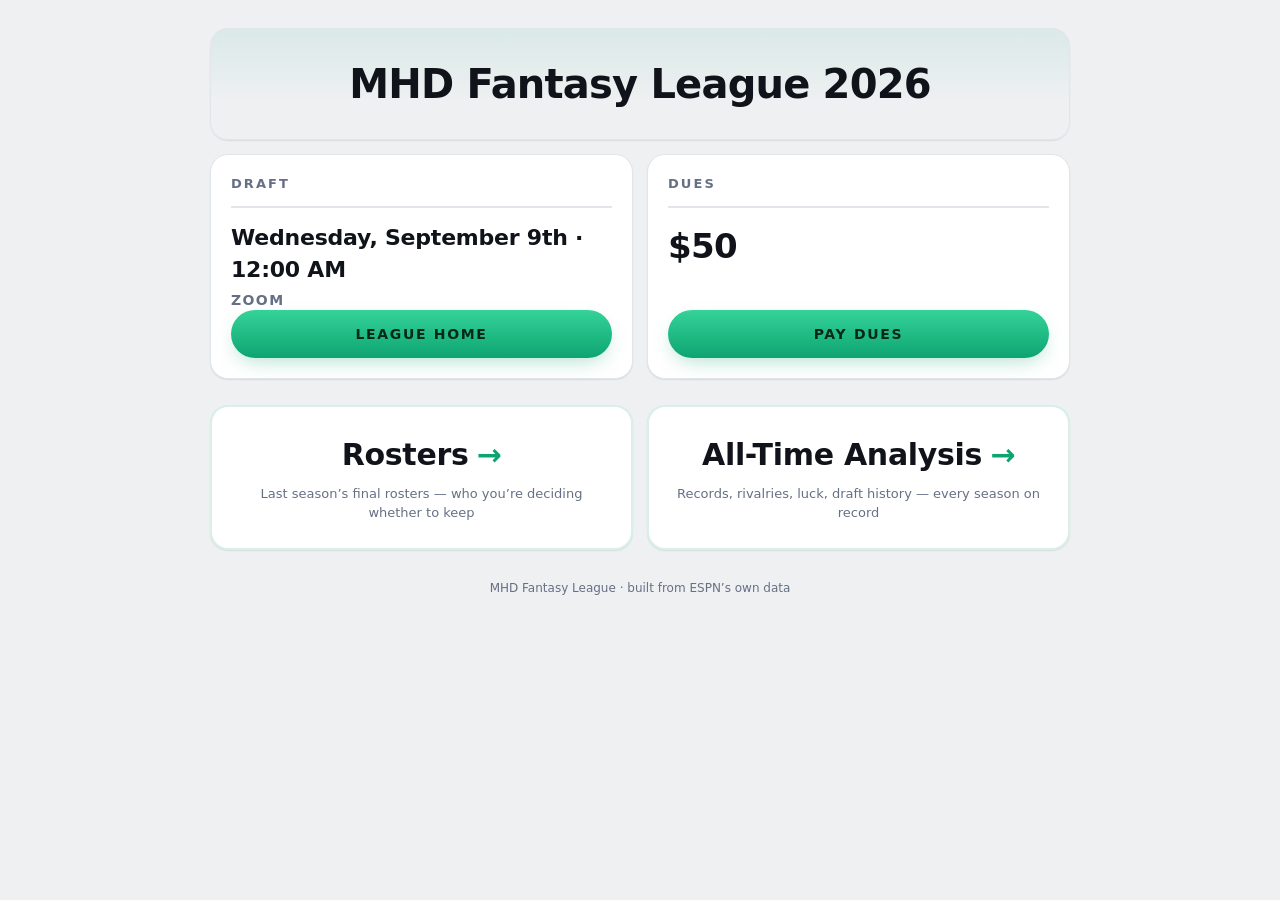
<file: site/index.html>
<!doctype html>
<html lang="en">
<head>
<meta charset="utf-8">
<meta name="viewport" content="width=device-width, initial-scale=1">
<title>Fantasy Draft Day</title>
<meta name="description" content="Draft day details and all-time history for your fantasy football league.">
<link rel="stylesheet" href="css/main.css">
</head>
<body>

<main class="no-masthead">
  <!-- Every card below is hidden until the data says it has something to show,
       so a half-filled config renders as a shorter page, not a broken one. -->

  <section class="card hero" id="hero" hidden>
    <h2 id="hero-label"></h2>
    <p class="kind" id="hero-kind" hidden></p>
  </section>

  <div class="grid">
    <section class="card countdown" id="countdown-card" hidden>
      <h2>Countdown to Draft</h2>
      <div class="clock" id="clock">
        <div><b data-unit="days">--</b><small>Days</small></div>
        <div><b data-unit="hours">--</b><small>Hrs</small></div>
        <div><b data-unit="minutes">--</b><small>Min</small></div>
        <div><b data-unit="seconds">--</b><small>Sec</small></div>
      </div>
    </section>

    <section class="card" id="draft-card" hidden>
      <h2 id="draft-kind">Draft</h2>
      <p class="when" id="draft-when"></p>
      <p class="where" id="draft-where" hidden></p>

      <a class="btn" id="launch" href="#" hidden>League Home</a>

      <form class="gate" id="gate" hidden>
        <input type="password" id="gate-input" placeholder="League password"
               autocomplete="off" aria-label="League password">
        <button class="btn" type="submit">Enter</button>
      </form>
      <p class="gate-note" id="gate-note" hidden></p>
    </section>

    <section class="card" id="dues-card" hidden>
      <h2>Dues</h2>
      <p class="amount" id="dues-amount"></p>
      <a class="btn" id="venmo" href="#" hidden>Pay Dues</a>
      <p class="gate-note" id="venmo-hint" hidden>
        Set <code>venmo_username</code> in <code>config/draft.ini</code> &mdash;
        just the part after the @.
      </p>
    </section>

    <section class="card order" id="order-card" hidden>
      <h2>Draft Order</h2>
      <ol id="order-list"></ol>
    </section>
  </div>

  <div class="grid">
    <a class="tile" href="rosters.html">
      <b>Rosters</b>
      <span>Last season&rsquo;s final rosters &mdash; who you&rsquo;re deciding whether to keep</span>
    </a>
    <a class="tile" href="analysis.html">
      <b>All-Time Analysis</b>
      <span>Records, rivalries, luck, draft history &mdash; every season on record</span>
    </a>
  </div>
</main>

<footer>
  <p><span id="footer-league">Fantasy League</span> &middot; built from ESPN&rsquo;s own data</p>
</footer>

<script src="js/home.js"></script>
</body>
</html>
</file>
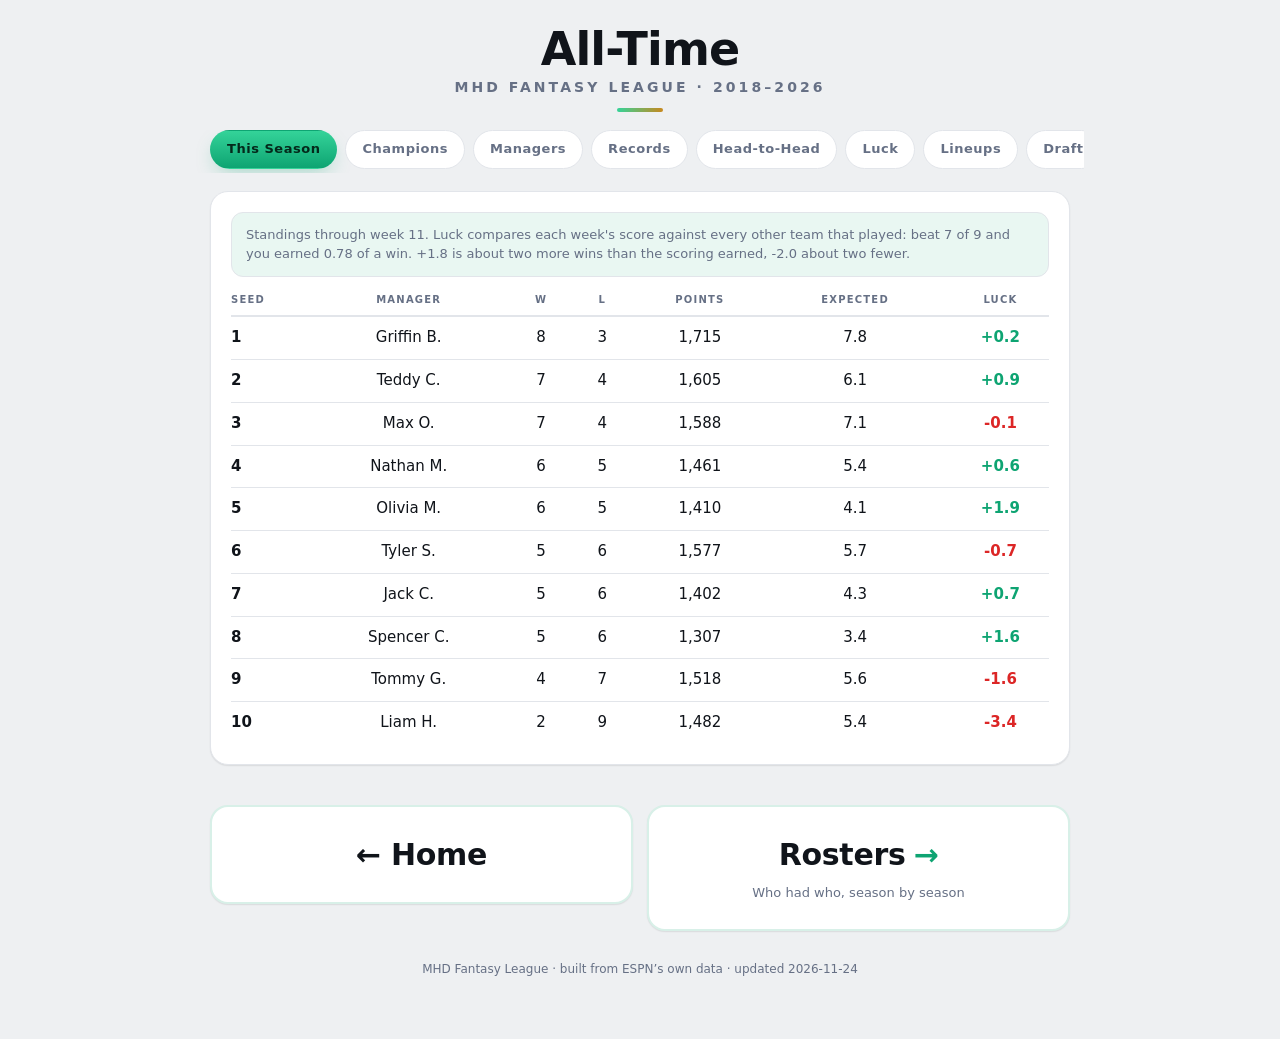
<file: site/analysis.html>
<!doctype html>
<html lang="en">
<head>
<meta charset="utf-8">
<meta name="viewport" content="width=device-width, initial-scale=1">
<title>All-Time Analysis</title>
<meta name="description" content="Every season: records, rivalries, luck, lineups and draft history.">
<link rel="stylesheet" href="css/main.css">
</head>
<body>

<header class="masthead">
  <h1 class="wordmark">All-Time<span id="span-years">Fantasy League</span></h1>
</header>

<main>
  <!-- Sections are tabs rather than separate pages: the whole feed is one
       small file, so switching costs nothing and nobody waits on a page load
       in the middle of an argument. -->
  <nav class="tabs" id="tabs" role="tablist"></nav>

  <section class="card" id="panel">
    <p id="loading">Loading eight seasons&hellip;</p>
  </section>

  <div class="grid">
    <a class="tile back" href="index.html">
      <b>&larr; Home</b>
    </a>
    <a class="tile" href="rosters.html">
      <b>Rosters</b>
      <span>Who had who, season by season</span>
    </a>
  </div>
</main>

<footer>
  <p><span id="footer-league">Fantasy League</span> &middot; built from ESPN&rsquo;s own data &middot;
     <span id="generated"></span></p>
</footer>

<script src="js/analysis.js"></script>
</body>
</html>
</file>
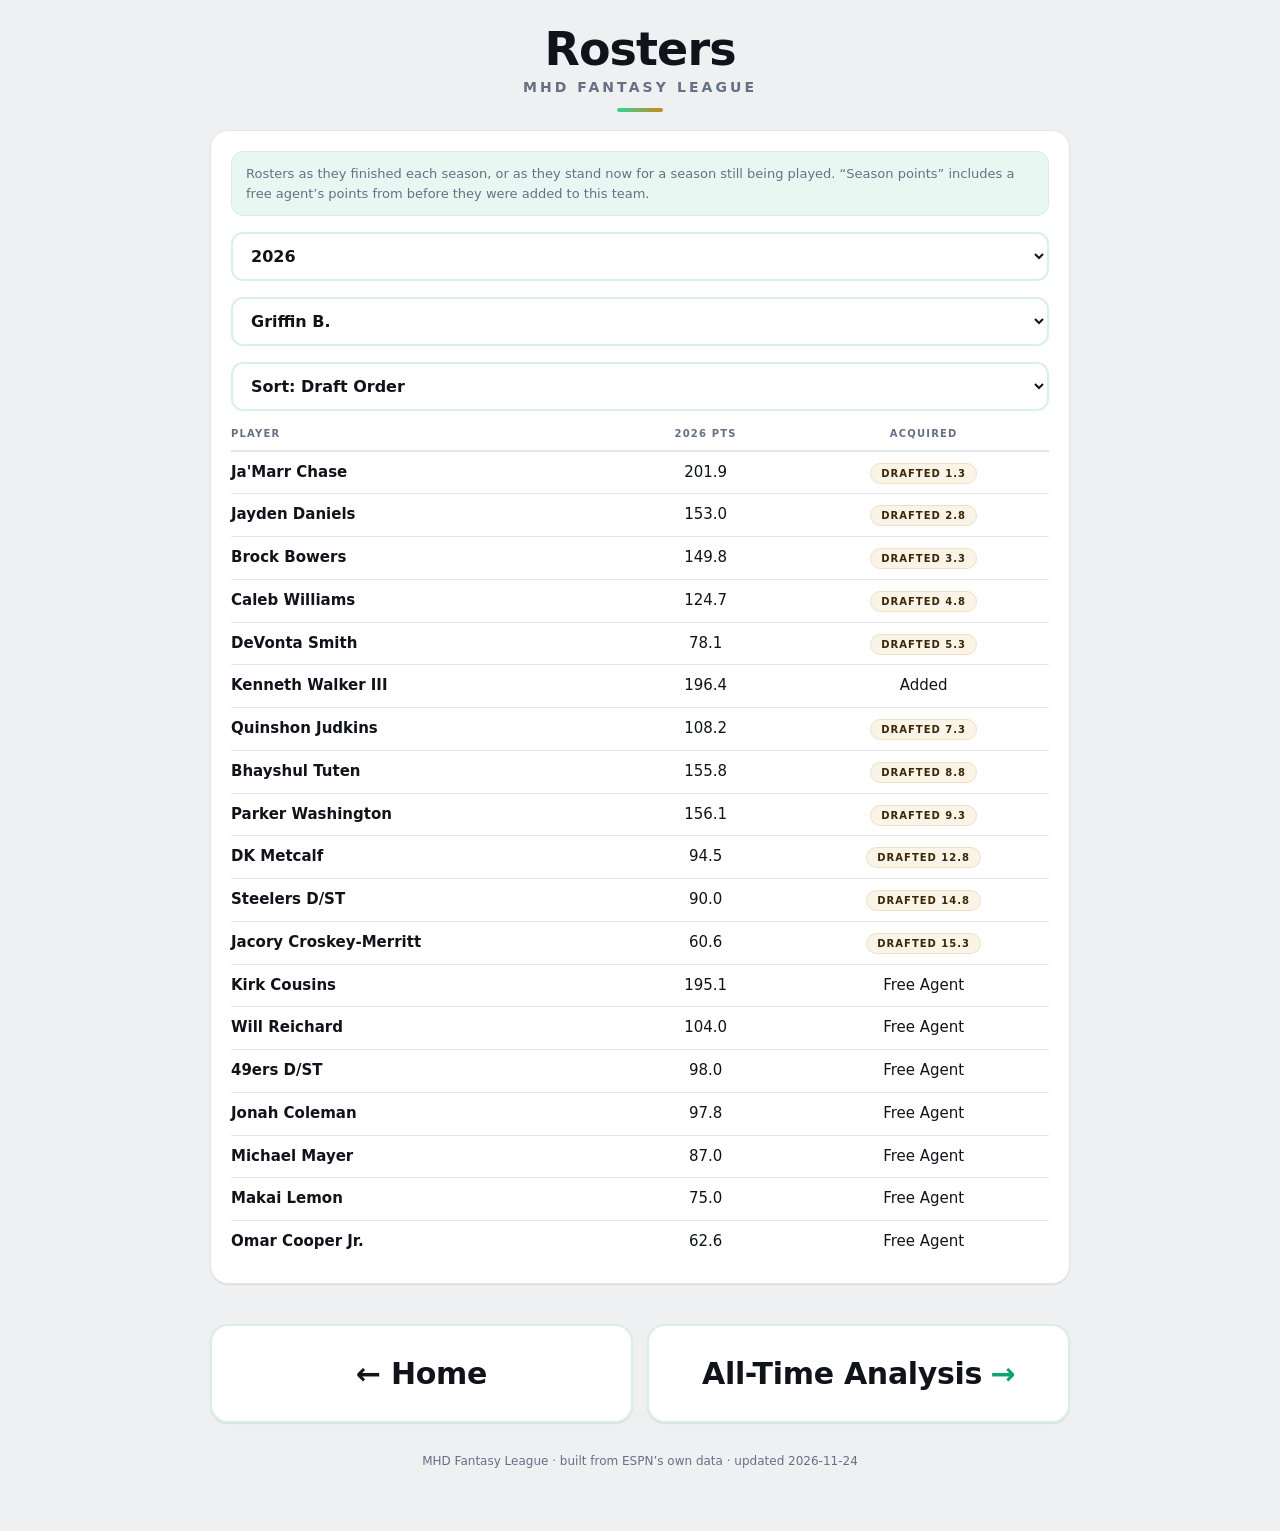
<file: site/rosters.html>
<!doctype html>
<html lang="en">
<head>
<meta charset="utf-8">
<meta name="viewport" content="width=device-width, initial-scale=1">
<title>Rosters</title>
<meta name="description" content="Who had who -- every manager's roster, season by season.">
<link rel="stylesheet" href="css/main.css">
</head>
<body>

<header class="masthead">
  <h1 class="wordmark">Rosters<span id="span-league">Fantasy League</span></h1>
</header>

<main>
  <section class="card" id="panel">
    <p id="loading">Loading rosters&hellip;</p>
  </section>

  <div class="grid">
    <a class="tile back" href="index.html">
      <b>&larr; Home</b>
    </a>
    <a class="tile" href="analysis.html">
      <b>All-Time Analysis</b>
    </a>
  </div>
</main>

<footer>
  <p><span id="footer-league">Fantasy League</span> &middot; built from ESPN&rsquo;s own data &middot;
     <span id="generated"></span></p>
</footer>

<script src="js/rosters.js"></script>
</body>
</html>
</file>
<file: site/css/main.css>
/* Design system for the whole site.
 *
 * Mobile-first: everything is a single stacked column until 720px, because the
 * league opens this on phones from a group chat. Cards on a soft field, big
 * numbers with small uppercase labels -- the point is that a stat should be
 * readable at arm's length without anyone squinting.
 *
 * Two accents, used on purpose rather than decoratively: emerald marks
 * anything interactive -- a link, a button, a control, a paid badge -- so a
 * border color alone tells you whether something responds to a tap. Gold
 * marks a highlight that is not a link -- a superlative stat, a champion, a
 * drafted-from-the-draft badge. Everything else stays neutral ink-on-white,
 * which is what keeps two spot colors from turning into visual noise.
 */

:root {
  --bg: #eef0f2;
  --card: #ffffff;
  --ink: #10141a;
  --muted: #667085;
  --line: #e2e5ea;

  --accent: #34d399;
  --accent-strong: #0ea472;
  --accent-ink: #04291b;
  --accent-soft: rgba(16, 163, 115, 0.09);
  --accent-soft-strong: rgba(16, 163, 115, 0.16);

  --gold: #c8891f;
  --gold-strong: #a3700f;
  --gold-ink: #3a2705;
  --gold-soft: rgba(200, 137, 31, 0.10);
  --gold-soft-strong: rgba(200, 137, 31, 0.18);

  --danger: #dc2626;

  --shadow: 0 1px 2px rgba(16, 20, 26, 0.05), 0 1px 1px rgba(16, 20, 26, 0.04);
  --shadow-lg: 0 10px 24px -8px rgba(16, 20, 26, 0.16);
  --shadow-accent: 0 8px 20px -6px rgba(16, 163, 115, 0.35);

  --radius: 18px;
  --gap: 14px;
}

@media (prefers-color-scheme: dark) {
  :root {
    --bg: #0d1013;
    --card: #171b21;
    --ink: #f2f4f7;
    --muted: #9aa4b1;
    --line: #272e37;

    --accent: #34d399;
    --accent-strong: #5eead4;
    --accent-ink: #04291b;
    --accent-soft: rgba(52, 211, 153, 0.10);
    --accent-soft-strong: rgba(52, 211, 153, 0.18);

    --gold: #e8b04b;
    --gold-strong: #f4c669;
    --gold-ink: #2c1e02;
    --gold-soft: rgba(232, 176, 75, 0.12);
    --gold-soft-strong: rgba(232, 176, 75, 0.2);

    --shadow: 0 1px 2px rgba(0, 0, 0, 0.4);
    --shadow-lg: 0 12px 28px -10px rgba(0, 0, 0, 0.6);
    --shadow-accent: 0 0 0 1px rgba(52, 211, 153, 0.25), 0 8px 24px -6px rgba(52, 211, 153, 0.25);
  }
}

* {
  box-sizing: border-box;
}

body {
  margin: 0;
  padding: 0 14px 48px;
  background: var(--bg);
  color: var(--ink);
  font-family: system-ui, -apple-system, "Segoe UI", Roboto, sans-serif;
  font-size: 16px;
  line-height: 1.45;
  -webkit-text-size-adjust: 100%;
}

/* ---------- masthead ---------- */

.masthead {
  max-width: 860px;
  margin: 0 auto;
  padding: 26px 0 18px;
  text-align: center;
}

.wordmark {
  margin: 0;
  font-size: clamp(30px, 9vw, 46px);
  font-weight: 800;
  letter-spacing: -0.02em;
  line-height: 1;
}

.wordmark span {
  display: block;
  margin-top: 8px;
  font-size: clamp(11px, 3vw, 14px);
  font-weight: 700;
  letter-spacing: 0.22em;
  text-transform: uppercase;
  color: var(--muted);
}

/* A short two-tone underline ties every page back to the same two accents
   without needing a logo -- the field-and-trophy pairing shows up before any
   content does. */
.wordmark::after {
  content: "";
  display: block;
  width: 46px;
  height: 4px;
  margin: 14px auto 0;
  border-radius: 999px;
  background: linear-gradient(90deg, var(--accent), var(--gold));
}

.masthead .updated {
  margin: 14px 0 0;
  font-size: 11px;
  font-weight: 700;
  letter-spacing: 0.14em;
  text-transform: uppercase;
  color: var(--muted);
}

/* ---------- layout ---------- */

main {
  max-width: 860px;
  margin: 0 auto;
}

/* The splash page has no masthead above it -- the hero card is the page's
   only header now -- so it needs its own top breathing room instead of
   inheriting it from .masthead's padding the way the other two pages do. */
main.no-masthead {
  padding-top: 28px;
}

.grid {
  display: grid;
  grid-template-columns: 1fr;
  gap: var(--gap);
}

@media (min-width: 720px) {
  .grid {
    grid-template-columns: 1fr 1fr;
    align-items: start;
  }
  /* Splash page only -- these ids exist nowhere else, so this can't leak into
     the plain two-tile grids on the other pages.
     Countdown spans the full width up top; draft and dues sit side by side
     underneath it (auto-placed into row 2 in DOM order, no rule needed for
     either); the order list spans full width again below both. */
  #countdown-card,
  #order-card {
    grid-column: 1 / -1;
  }
  /* The grid's own align-items:start leaves draft-card and dues-card each
     sized to their own content, so a longer draft time/location can make
     one visibly taller than the other. Stretch just these two to match
     whichever is tallest, then pin each card's button to the bottom of that
     shared height so the shorter card doesn't end with dead space above its
     button. */
  #draft-card,
  #dues-card {
    display: flex;
    flex-direction: column;
    align-self: stretch;
  }
  #draft-card .btn,
  #draft-card .gate,
  #dues-card .btn {
    margin-top: auto;
  }
}

/* ---------- cards ---------- */

/* Informational by default: a quiet neutral border. Nothing here responds to
   a tap, so nothing here borrows the accent color -- that's reserved for
   things that do. */
.card {
  background: var(--card);
  border: 1px solid var(--line);
  border-radius: var(--radius);
  box-shadow: var(--shadow);
  padding: 20px;
  margin-bottom: var(--gap);
}

.grid .card {
  margin-bottom: 0;
}

.card h2 {
  margin: 0 0 14px;
  padding-bottom: 12px;
  border-bottom: 2px solid var(--line);
  font-size: 13px;
  font-weight: 800;
  letter-spacing: 0.16em;
  text-transform: uppercase;
  color: var(--muted);
}

.hero {
  text-align: center;
  padding: 26px 20px;
  background: linear-gradient(180deg, var(--accent-soft), transparent 65%);
}

.hero h2 {
  margin: 0;
  padding: 0;
  border: 0;
  font-size: clamp(26px, 7.5vw, 40px);
  font-weight: 800;
  letter-spacing: -0.02em;
  text-transform: none;
  color: var(--ink);
}

.hero .kind {
  margin: 10px 0 0;
  font-size: 12px;
  font-weight: 700;
  letter-spacing: 0.18em;
  text-transform: uppercase;
  color: var(--accent-strong);
}

/* ---------- countdown ---------- */

.clock {
  display: grid;
  grid-template-columns: repeat(4, 1fr);
  text-align: center;
}

.clock div {
  padding: 0 2px;
}

.clock b {
  display: block;
  font-size: clamp(26px, 8vw, 38px);
  font-weight: 800;
  font-variant-numeric: tabular-nums;
  letter-spacing: -0.02em;
  color: var(--accent-strong);
}

.clock small {
  display: block;
  margin-top: 2px;
  font-size: 10px;
  font-weight: 700;
  letter-spacing: 0.14em;
  text-transform: uppercase;
  color: var(--muted);
}

/* ---------- draft details ---------- */

.when {
  margin: 0;
  font-size: 22px;
  font-weight: 800;
  letter-spacing: -0.01em;
}

.where {
  margin: 4px 0 0;
  font-size: 14px;
  font-weight: 600;
  letter-spacing: 0.1em;
  text-transform: uppercase;
  color: var(--muted);
}

/* ---------- buttons ---------- */

.btn {
  display: block;
  width: 100%;
  margin-top: 18px;
  padding: 14px 18px;
  border: 0;
  border-radius: 999px;
  background: linear-gradient(180deg, var(--accent), var(--accent-strong));
  color: var(--accent-ink);
  font: inherit;
  font-size: 14px;
  font-weight: 800;
  letter-spacing: 0.12em;
  text-transform: uppercase;
  text-align: center;
  text-decoration: none;
  cursor: pointer;
  box-shadow: var(--shadow-accent);
  transition: transform 0.12s ease, box-shadow 0.12s ease;
}

.btn:hover {
  transform: translateY(-1px);
}

.btn:active {
  transform: translateY(1px);
  box-shadow: none;
}

.btn.secondary {
  background: transparent;
  border: 2px solid var(--line);
  color: var(--ink);
  box-shadow: none;
}

/* ---------- dues ---------- */

.amount {
  margin: 0;
  font-size: 34px;
  font-weight: 800;
  letter-spacing: -0.02em;
}

/* ---------- draft order ---------- */

.order ol {
  margin: 0;
  padding: 0;
  list-style: none;
}

.order li {
  display: flex;
  align-items: center;
  gap: 12px;
  padding: 11px 0;
  border-bottom: 1px solid var(--line);
}

.order li:last-child {
  border-bottom: 0;
}

.order .pick {
  flex: none;
  width: 26px;
  height: 26px;
  border-radius: 50%;
  background: var(--bg);
  color: var(--muted);
  font-size: 12px;
  font-weight: 800;
  line-height: 26px;
  text-align: center;
}

.order .name {
  flex: 1;
  font-size: 17px;
  font-weight: 700;
  letter-spacing: 0.01em;
}

.badge {
  flex: none;
  padding: 4px 10px;
  border-radius: 999px;
  background: var(--bg);
  color: var(--muted);
  font-size: 10px;
  font-weight: 800;
  letter-spacing: 0.1em;
  text-transform: uppercase;
  white-space: nowrap;
}

.badge.paid {
  background: var(--accent-soft-strong);
  color: var(--accent-ink);
}

@media (prefers-color-scheme: dark) {
  .badge.paid {
    color: var(--accent-strong);
  }
}

/* A partial-payment state gets its own tone rather than the same gray as
   "nothing has happened yet" -- gold reads as "in progress," not "done" and
   not "ignored." */
.badge.partial {
  background: var(--gold-soft-strong);
  color: var(--gold-ink);
}

@media (prefers-color-scheme: dark) {
  .badge.partial {
    color: var(--gold-strong);
  }
}

/* A drafted pick carries real data (round.pick) worth setting apart from a
   free-agent add, which didn't come from an event worth marking. */
.badge.drafted {
  background: var(--gold-soft);
  color: var(--gold-ink);
  border: 1px solid var(--gold-soft-strong);
}

@media (prefers-color-scheme: dark) {
  .badge.drafted {
    color: var(--gold-strong);
  }
}

/* ---------- gate ---------- */

.gate {
  display: flex;
  gap: 8px;
  margin-top: 18px;
}

.gate input {
  flex: 1;
  min-width: 0;
  padding: 13px 16px;
  border: 2px solid var(--line);
  border-radius: 999px;
  background: var(--card);
  color: var(--ink);
  font: inherit;
  font-size: 15px;
}

.gate input:focus {
  outline: none;
  border-color: var(--accent);
}

.gate .btn {
  width: auto;
  margin-top: 0;
  padding: 13px 20px;
}

.gate-note {
  margin: 10px 0 0;
  font-size: 12px;
  color: var(--muted);
  text-align: center;
}

.gate-note.error {
  color: var(--danger);
  font-weight: 700;
}

/* ---------- big link tile ---------- */

/* Interactive, so it borrows the same accent language as a button: a real
   border in the accent color instead of the neutral line a plain card gets,
   plus a hover lift so a pointer confirms what the border already implied. */
.tile {
  display: block;
  margin-top: 26px;
  padding: 26px 20px;
  border: 2px solid var(--accent-soft-strong);
  border-radius: var(--radius);
  background: var(--card);
  box-shadow: var(--shadow);
  color: inherit;
  text-align: center;
  text-decoration: none;
  transition: transform 0.15s ease, box-shadow 0.15s ease, border-color 0.15s ease;
}

.tile:hover {
  border-color: var(--accent);
  box-shadow: var(--shadow-lg);
  transform: translateY(-2px);
}

.tile:active {
  transform: translateY(0);
}

.tile b {
  display: block;
  font-size: clamp(22px, 6vw, 30px);
  font-weight: 800;
  letter-spacing: -0.01em;
}

/* A plain arrow rather than a phrase -- the affordance is the glyph and the
   border, not a line of copy explaining that a link is a link. */
.tile b::after {
  content: "→";
  display: inline-block;
  margin-left: 8px;
  color: var(--accent-strong);
  transition: transform 0.15s ease;
}

.tile:hover b::after {
  transform: translateX(3px);
}

/* The Home link already carries its own literal "←" -- appending the
   forward arrow on top of that reads as "go both ways," so it's suppressed
   here rather than on every tile that's actually pointing forward. */
.tile.back b::after {
  content: none;
}

.tile span {
  display: block;
  margin-top: 8px;
  font-size: 13px;
  color: var(--muted);
}

/* ---------- footer ---------- */

footer {
  max-width: 860px;
  margin: 30px auto 0;
  text-align: center;
  font-size: 12px;
  color: var(--muted);
}

[hidden] {
  display: none !important;
}

/* ---------- tabs ---------- */

/* A horizontal strip of chips that scrolls sideways on a phone rather than
   wrapping into a block of buttons that pushes the content off screen. */
.tabs {
  display: flex;
  gap: 8px;
  margin: 0 -14px 18px;
  padding: 0 14px 4px;
  overflow-x: auto;
  scrollbar-width: none;
}

.tabs::-webkit-scrollbar {
  display: none;
}

.tabs button {
  flex: none;
  padding: 9px 16px;
  border: 1px solid var(--line);
  border-radius: 999px;
  background: var(--card);
  color: var(--muted);
  font: inherit;
  font-size: 13px;
  font-weight: 700;
  letter-spacing: 0.04em;
  white-space: nowrap;
  cursor: pointer;
  transition: border-color 0.12s ease, color 0.12s ease;
}

.tabs button:hover {
  border-color: var(--accent);
  color: var(--ink);
}

.tabs button[aria-selected="true"] {
  background: linear-gradient(180deg, var(--accent), var(--accent-strong));
  border-color: transparent;
  color: var(--accent-ink);
  box-shadow: var(--shadow-accent);
}

/* ---------- tables ----------
 *
 * Data columns are centered rather than right-aligned. Right-align is the
 * textbook choice for a column of same-precision numbers -- it stacks the
 * decimal points -- but these columns are not that: a badge next to a plain
 * float next to a signed delta next to "#81" next to "2020 wk16". Forcing
 * all of that against one shared right edge just staggers the *left* edge
 * of every cell instead, which reads as uneven rather than aligned. Centered,
 * each cell sits in the middle of its own lane regardless of format, and the
 * table reads as organized even though the data itself is mixed.
 */

.scroller {
  margin: 0 -20px;
  padding: 0 20px;
  overflow-x: auto;
}

table {
  width: 100%;
  border-collapse: collapse;
  font-size: 15px;
}

th {
  padding: 0 0 8px;
  border-bottom: 2px solid var(--line);
  color: var(--muted);
  font-size: 10px;
  font-weight: 800;
  letter-spacing: 0.12em;
  text-transform: uppercase;
  text-align: center;
  white-space: nowrap;
}

th:first-child,
td:first-child {
  text-align: left;
}

td {
  padding: 10px 0;
  border-bottom: 1px solid var(--line);
  text-align: center;
  font-variant-numeric: tabular-nums;
  white-space: nowrap;
}

td:first-child {
  font-weight: 700;
}

th + th,
td + td {
  padding-left: 20px;
}

tr:last-child td {
  border-bottom: 0;
}

tbody tr {
  transition: background-color 0.1s ease;
}

tbody tr:hover {
  background: var(--accent-soft);
}

.pos {
  color: var(--accent-strong);
  font-weight: 700;
}

.neg {
  color: var(--danger);
  font-weight: 700;
}

/* ---------- record / stat rows ---------- */

.stat {
  display: flex;
  align-items: baseline;
  justify-content: space-between;
  gap: 14px;
  padding: 13px 0 13px 14px;
  border-bottom: 1px solid var(--line);
  border-left: 3px solid var(--gold-soft-strong);
}

.stat:last-child {
  border-bottom: 0;
}

.stat .label {
  font-size: 13px;
  font-weight: 700;
  color: var(--muted);
}

.stat .value {
  font-size: 22px;
  font-weight: 800;
  font-variant-numeric: tabular-nums;
  letter-spacing: -0.01em;
  color: var(--gold-strong);
  /* Centered, not right-aligned. Right-align only fixed HALF the problem --
     it pinned both lines to the same edge, but a short value like "0.1" or
     "9" still read as visually orphaned above a much longer caption below
     it, because the two no longer shared any relationship except one edge.
     Centering puts the value over the middle of its own caption regardless
     of either one's length, so the two read as one unit -- the same pattern
     the countdown clock already uses (.clock b centered over .clock small). */
  text-align: center;
}

@media (prefers-color-scheme: dark) {
  .stat .value {
    color: var(--gold);
  }
}

.stat .who {
  display: block;
  margin-top: 2px;
  font-size: 12px;
  font-weight: 600;
  color: var(--muted);
  text-align: center;
}

/* ---------- explainer ---------- */

/* Every stat carries its definition. A number nobody can explain just starts a
   new argument about the number. */
.explain {
  margin: 0 0 16px;
  padding: 12px 14px;
  border-radius: 12px;
  border: 1px solid var(--line);
  background: var(--accent-soft);
  font-size: 13px;
  line-height: 1.5;
  color: var(--muted);
}

/* ---------- picker ---------- */

/* Interactive controls get the accent border too, same language as a tile or
   a button -- the whole point is that "has an accent border" reliably means
   "does something when you touch it," everywhere on the site. */
select {
  width: 100%;
  margin-bottom: 16px;
  padding: 12px 14px;
  border: 2px solid var(--accent-soft-strong);
  border-radius: 12px;
  background: var(--card);
  color: var(--ink);
  font: inherit;
  font-size: 16px;
  font-weight: 700;
  transition: border-color 0.12s ease;
}

select:hover {
  border-color: var(--accent);
}

select:focus {
  outline: none;
  border-color: var(--accent);
  box-shadow: 0 0 0 3px var(--accent-soft-strong);
}

/* ---------- champions ---------- */

.champ {
  display: flex;
  align-items: center;
  gap: 14px;
  padding: 12px 14px;
  border-bottom: 1px solid var(--line);
  border-radius: 10px;
  transition: background-color 0.12s ease;
}

.champ:hover {
  background: var(--gold-soft);
}

.champ:last-child {
  border-bottom: 0;
}

.champ .year {
  flex: none;
  width: 52px;
  font-size: 13px;
  font-weight: 800;
  color: var(--muted);
  font-variant-numeric: tabular-nums;
}

.champ .name {
  flex: 1;
  font-size: 19px;
  font-weight: 800;
  letter-spacing: -0.01em;
}

.champ .rings {
  flex: none;
  font-size: 15px;
}

/* Sub-headings inside a panel: quieter than the card title above them, but
   still clearly a break between two different tables. */
.card h3 {
  margin: 26px 0 12px;
  padding-top: 18px;
  border-top: 1px solid var(--line);
  font-size: 12px;
  font-weight: 800;
  letter-spacing: 0.14em;
  text-transform: uppercase;
  color: var(--muted);
}

.card h3:first-of-type {
  margin-top: 8px;
  padding-top: 0;
  border-top: 0;
}

.champ .rings .badge {
  margin-left: 8px;
  background: var(--gold-soft-strong);
  color: var(--gold-ink);
}

@media (prefers-color-scheme: dark) {
  .champ .rings .badge {
    color: var(--gold-strong);
  }
}
</file>
